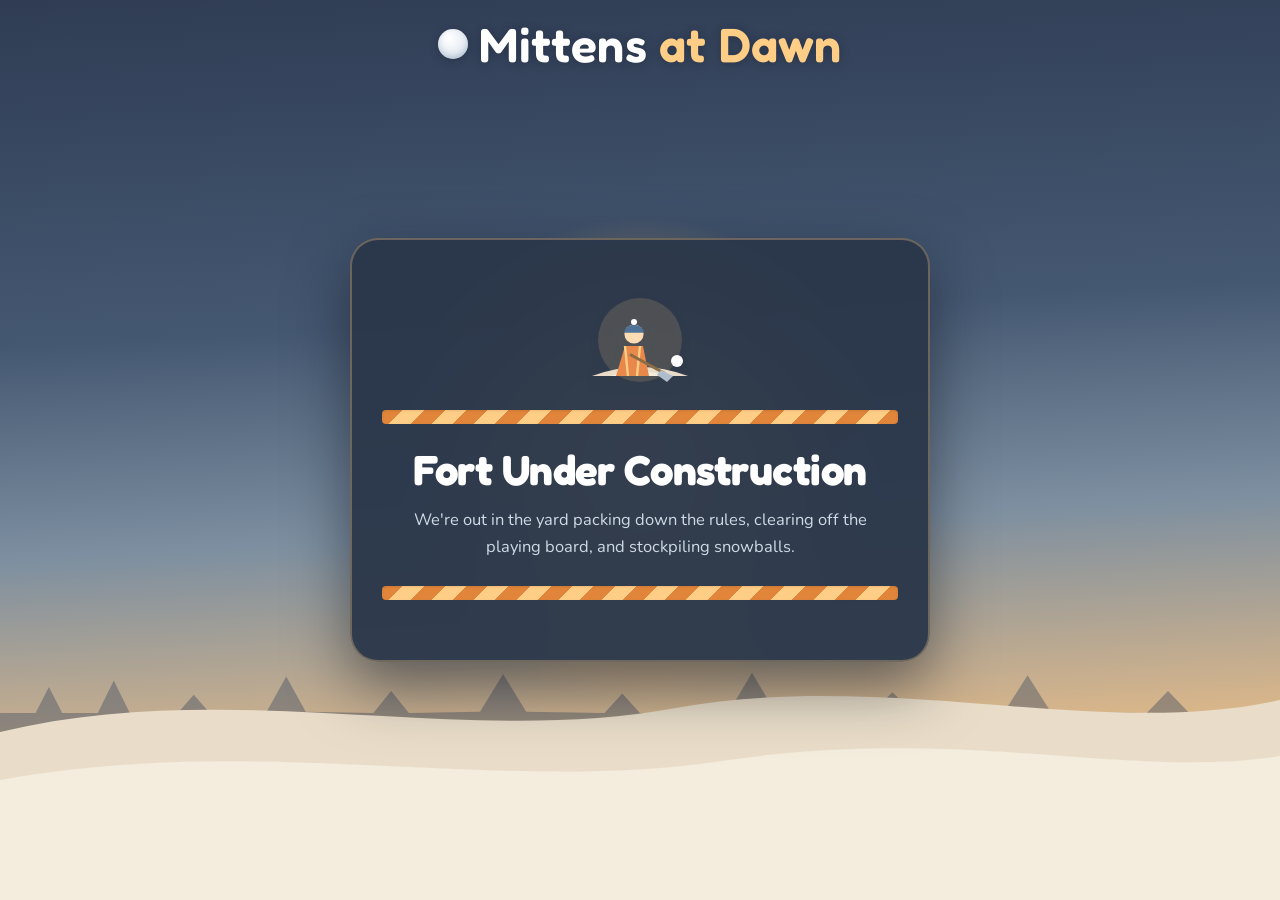
<file: index.html>
<!doctype html>
<html lang="en">
  <head>
    <meta charset="UTF-8" />
    <meta name="viewport" content="width=device-width, initial-scale=1.0" />
    <title>Mittens at Dawn — Under Construction</title>
    <link rel="stylesheet" href="style.css" />
  </head>
  <body>
    <!-- Minimal Brand Header -->
    <nav class="navbar">
      <div class="nav-logo">
        <div class="logo-sphere"></div>
        <span class="logo-text">Mittens <span class="highlight">at Dawn</span></span>
      </div>
    </nav>

    <!-- ====== MAIN UNDER CONSTRUCTION CONTAINER ====== -->
    <main class="construction-container">
      <!-- 90s Inspired Animated Vector Shovel Worker -->
      <div class="worker-graphic-wrapper">
        <svg class="shovel-worker-svg" viewBox="0 0 200 200" xmlns="http://www.w3.org/2000/svg">
          <circle cx="100" cy="100" r="70" fill="rgba(255, 206, 134, 0.15)" />

          <path d="M 20 160 Q 100 130 180 160 Z" fill="#e9ddc9" />
          <path d="M 50 160 Q 100 145 150 160 Z" fill="#f4ecdd" />

          <g class="worker-body-idle">
            <path d="M 60 160 L 75 110 L 105 110 L 115 160 Z" fill="#e8884a" />
            <path d="M 75 110 L 80 160 M 100 110 L 95 160" stroke="#ffce86" stroke-width="4" />
            <circle cx="90" cy="90" r="16" fill="#fddcb4" />
            <path d="M 74 88 C 74 70 106 70 106 88 Z" fill="#4f7398" />
            <circle cx="90" cy="70" r="5" fill="#fff" />
          </g>

          <g class="worker-arm-dig">
            <g class="shovel-tool">
              <line
                x1="85"
                y1="125"
                x2="140"
                y2="155"
                stroke="#8a6c45"
                stroke-width="5"
                stroke-linecap="round" />
              <path d="M 135 150 L 155 160 L 145 170 L 128 158 Z" fill="#aebccb" />
            </g>
          </g>
        </svg>

        <div class="snowball-x-axis">
          <span class="snowball-y-axis"></span>
        </div>
      </div>

      <!-- Retro-style Warning Barrier Stripes with cozy colors -->
      <div class="hazard-stripes"></div>

      <!-- Alert Text Group -->
      <div class="alert-content">
        <h1 class="construction-title">Fort Under Construction</h1>
        <p class="construction-text">
          We're out in the yard packing down the rules, clearing off the playing board, and
          stockpiling snowballs.
        </p>

        <!-- 90s Style Web Counter Concept -->
        <div class="counter-box">
          <span class="counter-label">SNOWDAYS UNTIL LAUNCH:</span>
          <div class="counter-digits"><span>0</span><span>0</span><span>4</span><span>2</span></div>
        </div>

        <!-- Clean Email Signup Placeholder for GitHub Pages -->
        <div class="signup-zone">
          <p class="signup-hint">Want a heads up when the recess bell rings?</p>
          <form
            class="signup-form"
            onsubmit="
              event.preventDefault();
              alert('Thanks for bundling up! We will let you know when we launch.');
            ">
            <input
              type="email"
              placeholder="Enter your email address..."
              required
              class="signup-input" />
            <button type="submit" class="btn-primary">Get Notified</button>
          </form>
        </div>
      </div>

      <div class="hazard-stripes"></div>
    </main>

    <!-- ====== BACKGROUND SYSTEM ====== -->
    <div class="hero-sun-glow"></div>

    <svg viewBox="0 0 1440 200" preserveAspectRatio="none" class="horizon-treeline">
      <path
        d="M0,200 L0,120 L40,120 L55,80 L70,120 L110,120 L128,70 L146,120 L200,120 L218,92 L236,120 L300,118 L322,64 L344,118 L420,120 L440,86 L460,120 L540,118 L566,60 L592,118 L680,120 L700,90 L720,120 L820,118 L846,58 L872,118 L980,120 L1004,88 L1028,120 L1130,118 L1156,62 L1182,118 L1290,120 L1314,86 L1338,120 L1440,120 L1440,200 Z"
        fill="#3a4860"></path>
    </svg>

    <svg viewBox="0 0 1440 360" preserveAspectRatio="none" class="horizon-snow-bg">
      <path
        d="M0,150 C 260,80 520,170 760,120 C 1000,72 1240,160 1440,110 L1440,360 L0,360 Z"
        fill="#e9ddc9"></path>
      <path
        d="M0,210 C 300,150 560,230 820,185 C 1080,142 1280,210 1440,180 L1440,360 L0,360 Z"
        fill="#f4ecdd"></path>
    </svg>

    <div id="snow-layer"></div>

    <script src="script.js"></script>
  </body>
</html>
</file>
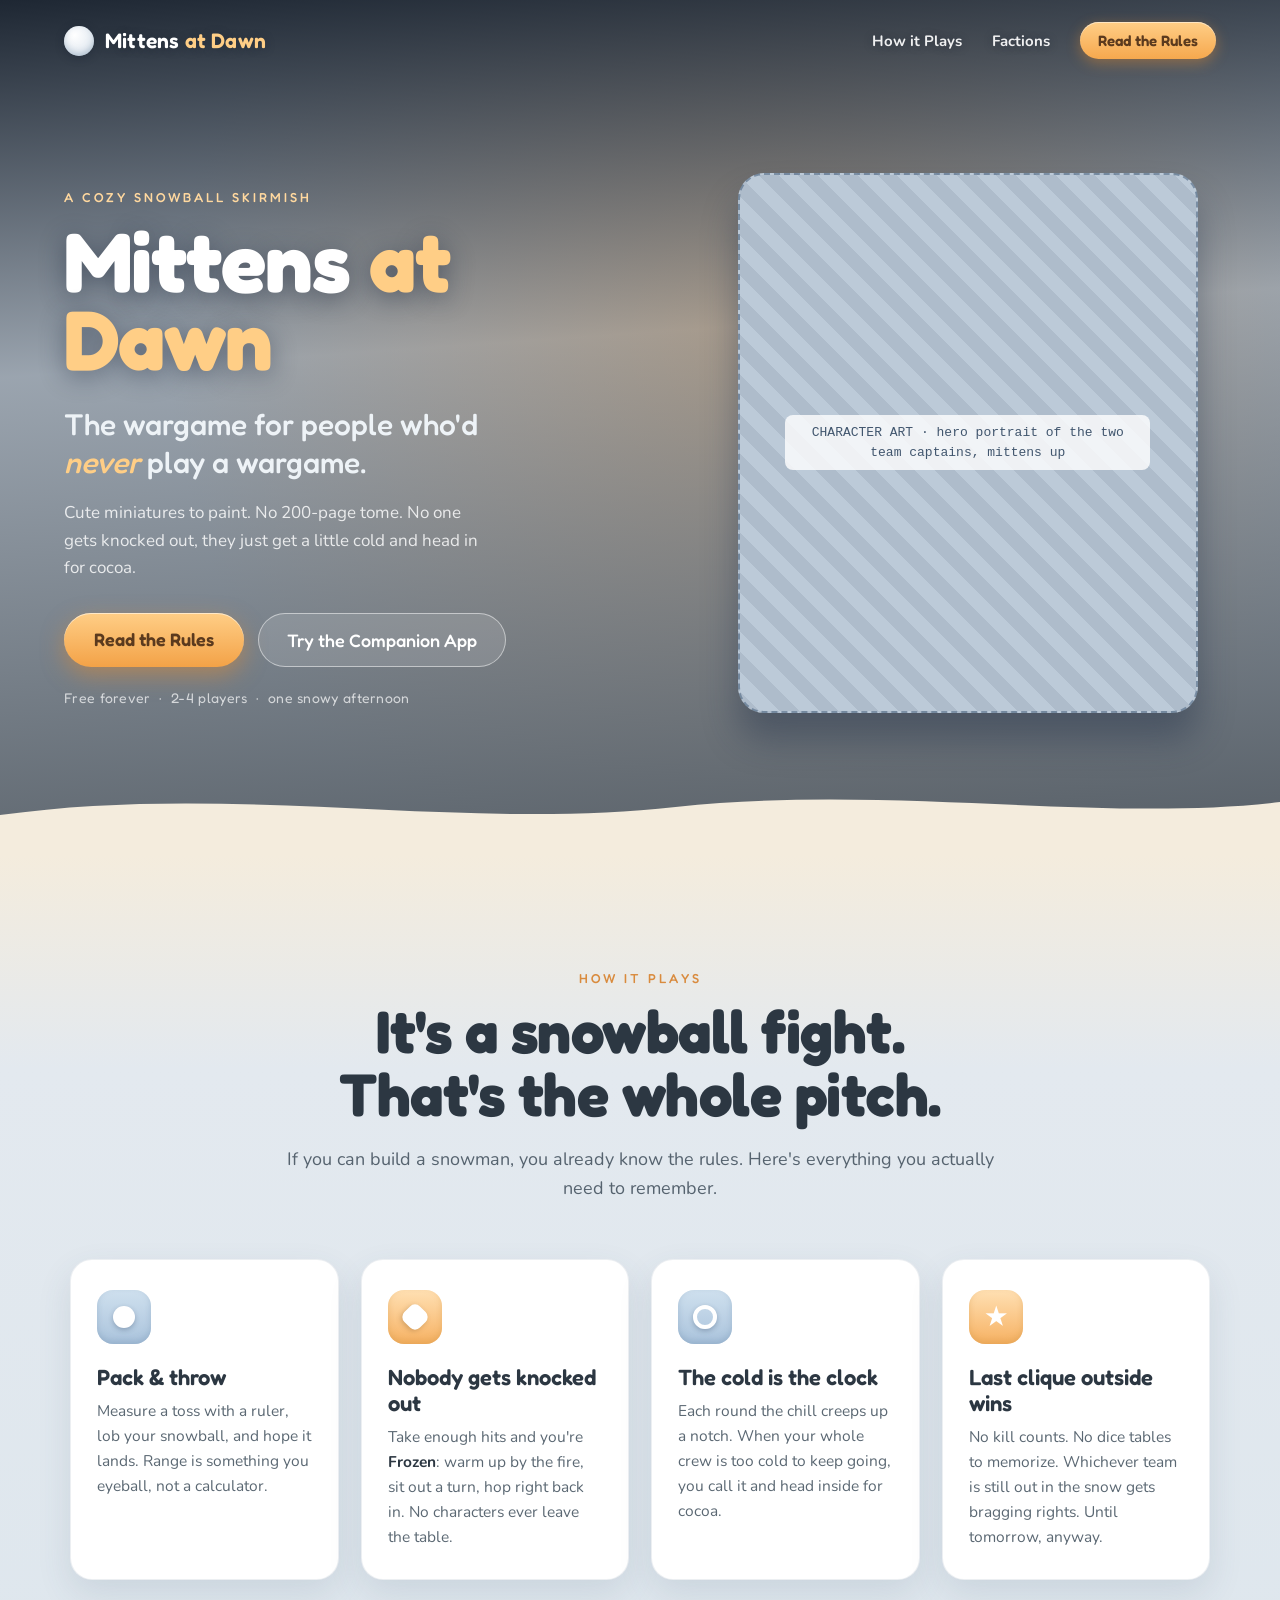
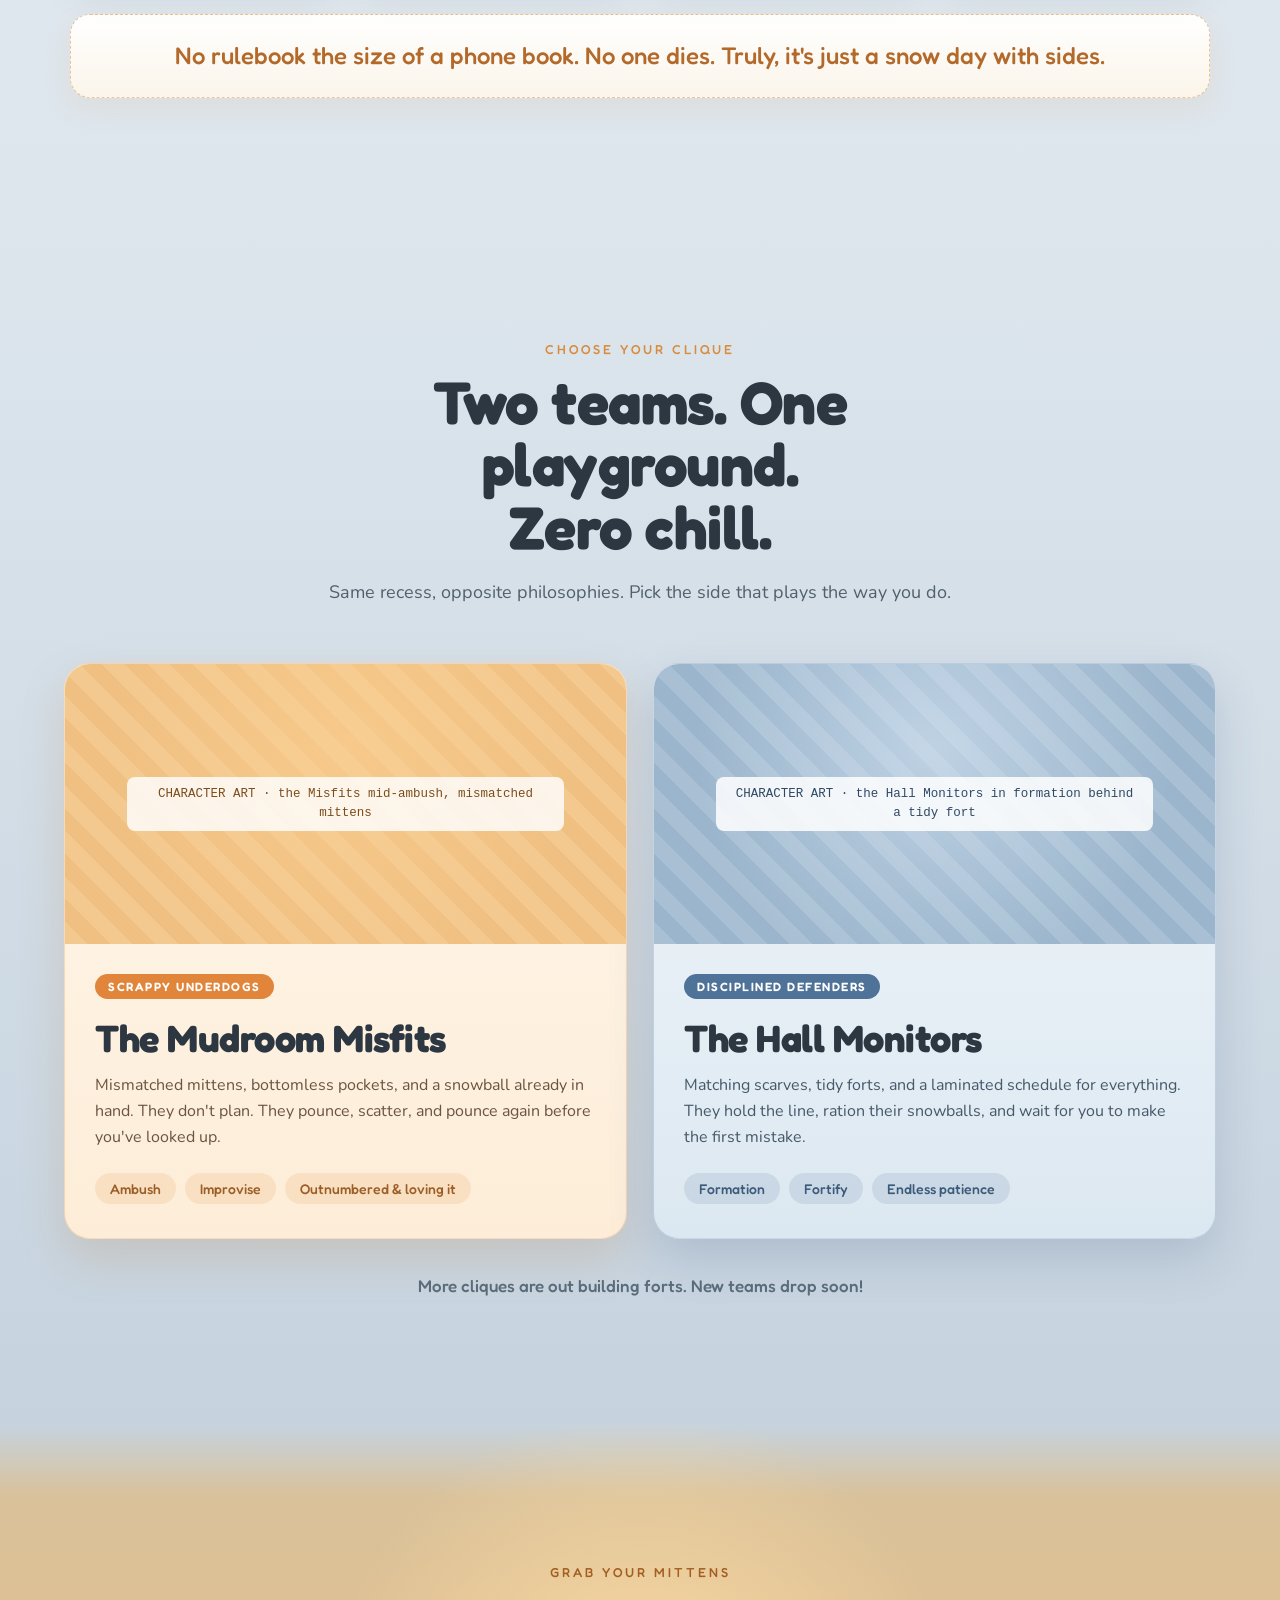
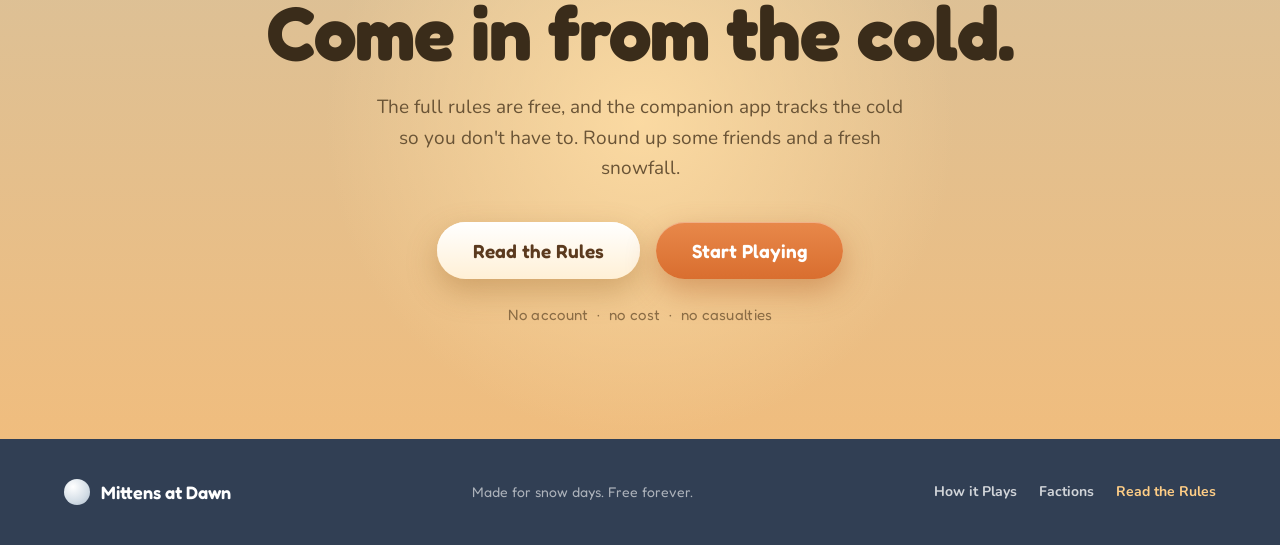
<file: full-site/index.html>
<!doctype html>
<html lang="en">
  <head>
    <meta charset="UTF-8" />
    <meta name="viewport" content="width=device-width, initial-scale=1.0" />
    <title>Mittens at Dawn - A Cozy Snowball Skirmish</title>
    <link rel="stylesheet" href="style.css" />
  </head>
  <body>
    <nav class="navbar">
      <div class="nav-logo">
        <div class="logo-sphere"></div>
        <span class="logo-text">Mittens <span class="highlight">at Dawn</span></span>
      </div>
      <div class="nav-links">
        <a href="#play">How it Plays</a>
        <a href="#factions">Factions</a>
        <a href="#start" class="btn-nav">Read the Rules</a>
      </div>
    </nav>

    <header class="hero-section">
      <div class="hero-grid">
        <div class="hero-left">
          <div class="section-badge">A Cozy Snowball Skirmish</div>
          <h1 class="hero-title">Mittens <span class="highlight">at Dawn</span></h1>
          <p class="hero-tagline">
            The wargame for people who'd <em class="italic-highlight">never</em> play a wargame.
          </p>
          <p class="hero-description">
            Cute miniatures to paint. No 200-page tome. No one gets knocked out, they just get a
            little cold and head in for cocoa.
          </p>
          <div class="hero-cta-group">
            <a href="#start" class="btn-primary">Read the Rules</a>
            <a href="#start" class="btn-secondary">Try the Companion App</a>
          </div>
          <p class="hero-meta">
            Free forever &nbsp;·&nbsp; 2-4 players &nbsp;·&nbsp; one snowy afternoon
          </p>
        </div>
        <div class="hero-right">
          <div class="art-placeholder-box hero-art">
            <span class="art-label"
              >CHARACTER ART · hero portrait of the two team captains, mittens up</span
            >
          </div>
        </div>
      </div>

      <div id="snow-layer"></div>

      <div class="hero-sun-glow"></div>
      <svg viewBox="0 0 1440 110" preserveAspectRatio="none" class="snowbank-divider">
        <path
          d="M0,60 C 260,20 520,80 760,50 C 1000,22 1240,70 1440,44 L1440,110 L0,110 Z"
          fill="#f4ecdd"></path>
      </svg>
    </header>

    <section id="play" class="plays-section">
      <div class="container">
        <div class="section-header">
          <div class="section-badge-orange">How it Plays</div>
          <h2 class="section-title">It's a snowball fight.<br />That's the whole pitch.</h2>
          <p class="section-subtitle">
            If you can build a snowman, you already know the rules. Here's everything you actually
            need to remember.
          </p>
        </div>

        <div class="cards-grid">
          <div class="feature-card">
            <div class="card-icon icon-blue">
              <div class="icon-circle"></div>
            </div>
            <h3 class="card-title">Pack &amp; throw</h3>
            <p class="card-text">
              Measure a toss with a ruler, lob your snowball, and hope it lands. Range is something
              you eyeball, not a calculator.
            </p>
          </div>
          <div class="feature-card">
            <div class="card-icon icon-orange">
              <div class="icon-diamond"></div>
            </div>
            <h3 class="card-title">Nobody gets knocked out</h3>
            <p class="card-text">
              Take enough hits and you're <strong>Frozen</strong>: warm up by the fire, sit out a
              turn, hop right back in. No characters ever leave the table.
            </p>
          </div>
          <div class="feature-card">
            <div class="card-icon icon-blue">
              <div class="icon-ring"></div>
            </div>
            <h3 class="card-title">The cold is the clock</h3>
            <p class="card-text">
              Each round the chill creeps up a notch. When your whole crew is too cold to keep
              going, you call it and head inside for cocoa.
            </p>
          </div>
          <div class="feature-card">
            <div class="card-icon icon-orange">
              <div class="icon-star">★</div>
            </div>
            <h3 class="card-title">Last clique outside wins</h3>
            <p class="card-text">
              No kill counts. No dice tables to memorize. Whichever team is still out in the snow
              gets bragging rights. Until tomorrow, anyway.
            </p>
          </div>
        </div>

        <div class="pitch-banner">
          <p class="banner-text">
            No rulebook the size of a phone book. No one dies. Truly, it's just a snow day with
            sides.
          </p>
        </div>
      </div>
    </section>

    <section id="factions" class="factions-section">
      <div class="container">
        <div class="section-header">
          <div class="section-badge-orange">Choose your Clique</div>
          <h2 class="section-title">Two teams. One playground.<br />Zero chill.</h2>
          <p class="section-subtitle">
            Same recess, opposite philosophies. Pick the side that plays the way you do.
          </p>
        </div>

        <div class="factions-grid">
          <div class="faction-card variant-misfits">
            <div class="faction-art pattern-misfits">
              <div class="faction-glow"></div>
              <span class="art-label color-misfits"
                >CHARACTER ART · the Misfits mid-ambush, mismatched mittens</span
              >
            </div>
            <div class="faction-content">
              <div class="faction-badge badge-misfits">Scrappy Underdogs</div>
              <h3 class="faction-title">The Mudroom Misfits</h3>
              <p class="faction-text">
                Mismatched mittens, bottomless pockets, and a snowball already in hand. They don't
                plan. They pounce, scatter, and pounce again before you've looked up.
              </p>
              <div class="tag-group">
                <span class="tag tag-misfits">Ambush</span>
                <span class="tag tag-misfits">Improvise</span>
                <span class="tag tag-misfits">Outnumbered &amp; loving it</span>
              </div>
            </div>
          </div>

          <div class="faction-card variant-monitors">
            <div class="faction-art pattern-monitors">
              <div class="faction-glow"></div>
              <span class="art-label color-monitors"
                >CHARACTER ART · the Hall Monitors in formation behind a tidy fort</span
              >
            </div>
            <div class="faction-content">
              <div class="faction-badge badge-monitors">Disciplined Defenders</div>
              <h3 class="faction-title">The Hall Monitors</h3>
              <p class="faction-text">
                Matching scarves, tidy forts, and a laminated schedule for everything. They hold the
                line, ration their snowballs, and wait for you to make the first mistake.
              </p>
              <div class="tag-group">
                <span class="tag tag-monitors">Formation</span>
                <span class="tag tag-monitors">Fortify</span>
                <span class="tag tag-monitors">Endless patience</span>
              </div>
            </div>
          </div>
        </div>

        <p class="factions-footer-note">
          More cliques are out building forts. New teams drop soon!
        </p>
      </div>
    </section>

    <section id="start" class="cta-section">
      <div class="cta-glow"></div>
      <div class="cta-container">
        <div class="section-badge-brown">Grab your mittens</div>
        <h2 class="cta-title">Come in from the cold.</h2>
        <p class="cta-text">
          The full rules are free, and the companion app tracks the cold so you don't have to. Round
          up some friends and a fresh snowfall.
        </p>
        <div class="cta-btn-group">
          <a href="#start" class="btn-cta-white">Read the Rules</a>
          <a href="#start" class="btn-cta-orange">Start Playing</a>
        </div>
        <p class="cta-meta">No account &nbsp;·&nbsp; no cost &nbsp;·&nbsp; no casualties</p>
      </div>
    </section>

    <footer class="main-footer">
      <div class="footer-logo">
        <div class="footer-sphere"></div>
        <span class="footer-title">Mittens at Dawn</span>
      </div>
      <p class="footer-copyright">Made for snow days. Free forever.</p>
      <div class="footer-links">
        <a href="#play">How it Plays</a>
        <a href="#factions">Factions</a>
        <a href="#start" class="footer-highlight-link">Read the Rules</a>
      </div>
    </footer>

    <script src="script.js"></script>
  </body>
</html>
</file>
<file: style.css>
@import url("https://fonts.googleapis.com/css2?family=Fredoka:wght@400;500;600;700&family=Nunito:wght@400;600;700;800&display=swap");

/* --- GLOBAL STYLES & RESET --- */
* {
  box-sizing: border-box;
  margin: 0;
  padding: 0;
}
body {
  font-family: "Nunito", sans-serif;
  color: #2c3742;
  background: linear-gradient(
    177deg,
    #2f3c54 0%,
    #455872 36%,
    #7d8fa0 58%,
    #d9b68a 80%,
    #f3b873 92%,
    #f9cd92 100%
  );
  min-height: 100vh;
  display: flex;
  flex-direction: column;
  overflow-x: hidden;
}

/* --- BRAND HEADER --- */
.navbar {
  position: absolute;
  top: 0;
  left: 0;
  right: 0;
  z-index: 30;
  display: flex;
  align-items: center;
  justify-content: center;
  padding: 15px 20px;
}
.nav-logo {
  display: flex;
  align-items: center;
  gap: 11px;
}
.logo-sphere {
  width: 30px;
  height: 30px;
  border-radius: 50%;
  background: radial-gradient(circle at 35% 30%, #ffffff, #e8eef4 60%, #c3d0db);
  box-shadow:
    0 2px 8px rgba(20, 30, 45, 0.35),
    inset 0 -3px 6px rgba(150, 170, 190, 0.5);
}
.logo-text {
  font-family: "Fredoka", sans-serif;
  font-weight: 600;
  font-size: 3em;
  color: #fff;
  letter-spacing: 0.2px;
  text-shadow: 0 1px 10px rgba(20, 30, 45, 0.4);
}

.highlight {
  color: #ffce86;
}

/* --- CONSTRUCTION BOX PANEL --- */
.construction-container {
  position: relative;
  z-index: 10;
  background: rgba(43, 56, 74, 0.96); /* Deep dark slate blue */
  border: 2px solid rgba(255, 206, 134, 0.3); /* Soft gold glowing border */
  border-radius: 28px;
  max-width: 580px;
  width: 90%;
  margin: auto;
  padding: 40px 30px;
  text-align: center;
  box-shadow: 0 24px 60px rgba(10, 15, 25, 0.5);
}

/* Cozy Retro Hazard Stripe Borders */
.hazard-stripes {
  height: 14px;
  width: 100%;
  margin: 20px 0;
  border-radius: 4px;
  background: repeating-linear-gradient(-45deg, #e1853a, #e1853a 15px, #ffce86 15px, #ffce86 30px);
  box-shadow: inset 0 1px 3px rgba(0, 0, 0, 0.1);
}

.construction-title {
  font-family: "Fredoka", sans-serif;
  font-weight: 700;
  font-size: clamp(28px, 4.5vw, 42px);
  color: #ffffff;
  margin: 16px 0 12px;
  letter-spacing: -0.5px;
}

.construction-text {
  font-size: 16.5px;
  color: #cedae5;
  line-height: 1.6;
  max-width: 460px;
  margin: 0 auto 26px;
}

/* --- 90S DIGIT COUNTER BOX --- */
.counter-box {
  background: #313f54;
  padding: 14px 20px;
  border-radius: 14px;
  display: none;
  flex-direction: column;
  align-items: center;
  gap: 8px;
  box-shadow: inset 0 2px 8px rgba(0, 0, 0, 0.4);
  margin-bottom: 28px;
}
.counter-label {
  font-family: "Fredoka", sans-serif;
  font-size: 12px;
  color: #ffce86;
  letter-spacing: 1.5px;
  font-weight: 600;
}
.counter-digits {
  display: flex;
  gap: 4px;
}
.counter-digits span {
  font-family: ui-monospace, "SF Mono", Menlo, monospace;
  font-weight: 800;
  font-size: 22px;
  background: #1e2735;
  color: #e1853a;
  padding: 4px 10px;
  border-radius: 6px;
  border: 1px solid rgba(255, 255, 255, 0.05);
  text-shadow: 0 0 6px rgba(225, 133, 58, 0.6);
}

/* --- EMAIL CAPTURE ZONE --- */

.signup-zone {
  display: none;
}
.signup-hint {
  font-family: "Fredoka", sans-serif;
  font-weight: 500;
  font-size: 15px;
  color: #ffce86;
  margin-bottom: 12px;
}
.signup-form {
  display: flex;
  flex-direction: column;
  gap: 10px;
  max-width: 420px;
  margin: 0 auto;
}
.signup-input {
  font-family: "Nunito", sans-serif;
  font-size: 15px;
  padding: 14px 20px;
  border-radius: 999px;
  border: 1.5px solid rgba(90, 120, 155, 0.25);
  background: #fbfbfb;
  color: #2c3742;
  outline: none;
  transition: border-color 0.2s;
}
.signup-input:focus {
  border-color: #e1853a;
  background: #fff;
}

.btn-primary {
  font-family: "Fredoka", sans-serif;
  font-weight: 600;
  font-size: 16px;
  color: #5b3a1e;
  text-decoration: none;
  border: none;
  cursor: pointer;
  background: linear-gradient(180deg, #ffce86, #f3a247);
  padding: 14px 28px;
  border-radius: 999px;
  box-shadow:
    0 6px 16px rgba(225, 140, 50, 0.35),
    inset 0 1px 0 rgba(255, 255, 255, 0.5);
}
.btn-primary:hover {
  background: linear-gradient(180deg, #ffe0b3, #f6b162);
}

@media (min-width: 480px) {
  .signup-form {
    flex-direction: row;
  }
  .signup-input {
    flex: 1;
  }
}

/* ====== STOLEN HERO C ENVIRONMENT GRAPHICS ====== */
.hero-sun-glow {
  position: absolute;
  left: 50%;
  bottom: 20%;
  transform: translateX(-50%);
  width: 520px;
  height: 520px;
  border-radius: 50%;
  background: radial-gradient(
    circle,
    rgba(255, 214, 150, 0.95),
    rgba(255, 190, 120, 0.45) 38%,
    transparent 66%
  );
  animation: glow 7s ease-in-out infinite;
  z-index: 1;
  pointer-events: none;
}
.horizon-treeline {
  position: absolute;
  bottom: 15%;
  left: 0;
  width: 100%;
  height: 130px;
  z-index: 2;
  opacity: 0.4;
  pointer-events: none;
}
.horizon-snow-bg {
  position: absolute;
  bottom: 0;
  left: 0;
  width: 100%;
  height: 32%;
  z-index: 3;
  pointer-events: none;
}
#snow-layer {
  position: absolute;
  inset: 0;
  overflow: hidden;
  pointer-events: none;
  z-index: 4;
}

.snowflake {
  position: absolute;
  top: -14px;
  border-radius: 50%;
  background: #fff;
  filter: blur(0.3px);
  animation: snowfall linear infinite;
}

/* ====== PHYSICS-ACCURATE DECOUPLED ANIMATIONS ====== */
.worker-graphic-wrapper {
  position: relative;
  display: flex;
  justify-content: center;
  margin-bottom: -10px;
}

.shovel-worker-svg {
  width: 120px;
  height: 120px;
  filter: drop-shadow(0 4px 8px rgba(40, 55, 75, 0.12));
}

/* Worker Body: Ambient, slow breathing rhythm */
.worker-body-idle {
  transform-origin: 90px 160px;
  animation: bodyBreathe 4.5s ease-in-out infinite;
}

/* Shovel Arm: Snappy independent digging pattern */
.worker-arm-dig {
  transform-origin: 85px 125px;
  animation: armDigLoop 2.5s cubic-bezier(0.4, 0, 0.3, 1) infinite;
}

/* 1. HORIZONTAL TRACK: Moves left-to-right at a perfectly steady speed */
.snowball-x-axis {
  position: absolute;
  left: 56%;
  top: 75px;
  pointer-events: none;
  z-index: 15;

  /* Synchronized to the shovel, running a linear path */
  animation: throwX 2.5s linear infinite;
}

/* 2. VERTICAL TRACK: Holds the actual snowball visual, handling gravity bounce */
.snowball-y-axis {
  display: block;
  width: 12px;
  height: 12px;
  background: #ffffff;
  border-radius: 50%;
  box-shadow: 0 2px 4px rgba(40, 55, 75, 0.15);

  /* Running custom gravity eases for a true rounded launch and drop */
  animation: throwY 2.5s linear infinite;
}

/* --- SEPARATED PHYSICS KEYFRAMES --- */

/* X-Axis: Hidden, then slides right smoothly, then hides again */
@keyframes throwX {
  0%,
  40% {
    transform: translateX(0);
    opacity: 0;
  }
  42% {
    opacity: 1;
  }
  80% {
    transform: translateX(90px);
    opacity: 1;
  }
  81%,
  100% {
    transform: translateX(90px);
    opacity: 0;
  }
}

/* Y-Axis: Rises up with ease-out (slowing down), falls down with ease-in (speeding up) */
@keyframes throwY {
  0%,
  40% {
    transform: translateY(0) scale(0.7);
  }

  /* Launch point to Apex (Upward Flight) */
  42% {
    transform: translateY(0) scale(1);
    animation-timing-function: cubic-bezier(0.25, 0.46, 0.45, 0.94); /* Smooth ease-out */
  }

  /* Peak point: Notice there's no sharp corner here, it floats horizontally */
  61% {
    transform: translateY(-50px) scale(1.1);
    animation-timing-function: cubic-bezier(0.55, 0.085, 0.68, 0.53); /* Smooth ease-in */
  }

  /* Impact point on ground */
  80% {
    transform: translateY(12px) scale(0.8);
  }
  100% {
    transform: translateY(12px) scale(0.8);
  }
}

/* Ambient environment loops */
@keyframes bodyBreathe {
  0%,
  100% {
    transform: scaleY(1);
  }
  50% {
    transform: scaleY(0.97) translateY(1px);
  }
}
@keyframes armDigLoop {
  0%,
  100% {
    transform: rotate(0deg);
  }
  25% {
    transform: rotate(14deg) translateY(-1px);
  }
  40% {
    transform: rotate(-22deg) translateX(-2px);
  }
  65%,
  85% {
    transform: rotate(0deg);
  }
}

@keyframes snowfall {
  0% {
    transform: translateY(0) translateX(0);
  }
  100% {
    transform: translateY(105vh) translateX(var(--drift, 20px));
  }
}
@keyframes glow {
  0%,
  100% {
    opacity: 0.55;
  }
  50% {
    opacity: 0.9;
  }
}
</file>
<file: full-site/style.css>
@import url("https://fonts.googleapis.com/css2?family=Fredoka:wght@400;500;600;700&family=Nunito:ital,wght@0,400;0,600;0,700;0,800;1,600&display=swap");

/* --- GLOBAL STYLES & RESET --- */
* {
  box-sizing: border-box;
  margin: 0;
  padding: 0;
}
html {
  scroll-behavior: smooth;
}
body {
  font-family: "Nunito", sans-serif;
  color: #2c3742;
  background: #d7e0e8;
  overflow-x: hidden;
}
a,
nav span {
  white-space: nowrap;
}

/* --- TYPOGRAPHY UTILITIES --- */
.section-badge {
  display: inline-block;
  font-family: "Fredoka", sans-serif;
  font-weight: 500;
  font-size: 13px;
  letter-spacing: 3px;
  color: #ffd89f;
  text-transform: uppercase;
  margin-bottom: 18px;
}
.section-badge-orange {
  font-family: "Fredoka", sans-serif;
  font-weight: 500;
  font-size: 13px;
  letter-spacing: 3px;
  color: #d98b3e;
  text-transform: uppercase;
}
.section-badge-brown {
  font-family: "Fredoka", sans-serif;
  font-weight: 500;
  font-size: 13px;
  letter-spacing: 3px;
  color: #a35f22;
  text-transform: uppercase;
}

/* --- BUTTONS --- */
.btn-nav {
  font-family: "Fredoka", sans-serif;
  font-weight: 600;
  font-size: 15px;
  color: #5b3a1e;
  text-decoration: none;
  background: linear-gradient(180deg, #ffce86, #f6a84e);
  padding: 9px 18px;
  border-radius: 999px;
  box-shadow:
    0 4px 14px rgba(225, 140, 50, 0.45),
    inset 0 1px 0 rgba(255, 255, 255, 0.5);
}
.btn-primary {
  font-family: "Fredoka", sans-serif;
  font-weight: 600;
  font-size: 18px;
  color: #5b3a1e;
  text-decoration: none;
  background: linear-gradient(180deg, #ffce86, #f3a247);
  padding: 15px 30px;
  border-radius: 999px;
  box-shadow:
    0 8px 22px rgba(225, 140, 50, 0.5),
    inset 0 1px 0 rgba(255, 255, 255, 0.55);
}
.btn-secondary {
  font-family: "Fredoka", sans-serif;
  font-weight: 500;
  font-size: 18px;
  color: #fff;
  text-decoration: none;
  background: rgba(255, 255, 255, 0.12);
  border: 1.5px solid rgba(255, 255, 255, 0.5);
  padding: 15px 28px;
  border-radius: 999px;
}

/* --- NAVIGATION HEADER --- */
.navbar {
  position: absolute;
  top: 0;
  left: 0;
  right: 0;
  z-index: 30;
  display: flex;
  align-items: center;
  justify-content: space-between;
  padding: 22px clamp(20px, 5vw, 64px);
}
.nav-logo {
  display: flex;
  align-items: center;
  gap: 11px;
}
.logo-sphere {
  width: 30px;
  height: 30px;
  border-radius: 50%;
  background: radial-gradient(circle at 35% 30%, #ffffff, #e8eef4 60%, #c3d0db);
  box-shadow:
    0 2px 8px rgba(20, 30, 45, 0.35),
    inset 0 -3px 6px rgba(150, 170, 190, 0.5);
}
.logo-text {
  font-family: "Fredoka", sans-serif;
  font-weight: 600;
  font-size: 21px;
  color: #fff;
  letter-spacing: 0.2px;
  text-shadow: 0 1px 10px rgba(20, 30, 45, 0.4);
}
.nav-links {
  display: flex;
  align-items: center;
  gap: clamp(14px, 2.5vw, 30px);
}
.nav-links a:not(.btn-nav) {
  font-weight: 700;
  font-size: 15px;
  color: rgba(255, 255, 255, 0.92);
  text-decoration: none;
  text-shadow: 0 1px 8px rgba(20, 30, 45, 0.4);
}

/* --- HERO COMPONENT --- */
.hero-section {
  position: relative;
  min-height: clamp(700px, 95vh, 1010px);
  background: linear-gradient(176deg, #1e2733 0%, rgba(51, 62, 77, 0.37) 40%, #565e66 100%);
  overflow: hidden;
}
.hero-grid {
  display: grid;
  grid-template-columns: 1.05fr 1fr;
  min-height: clamp(700px, 95vh, 1010px);
}
.hero-left {
  position: relative;
  z-index: 6;
  display: flex;
  flex-direction: column;
  justify-content: center;
  padding: 100px clamp(28px, 5vw, 76px) 60px;
  align-items: flex-start;
}
.hero-title {
  font-family: "Fredoka", sans-serif;
  font-weight: 700;
  font-size: clamp(48px, 6.6vw, 104px);
  line-height: 0.92;
  color: #fff;
  letter-spacing: -1px;
  text-shadow: 0 5px 26px rgba(25, 35, 55, 0.45);
}
.highlight {
  color: #ffce86;
}
.hero-tagline {
  font-family: "Fredoka", sans-serif;
  font-weight: 500;
  font-size: clamp(20px, 2.4vw, 30px);
  color: #eef3f7;
  margin: 26px 0 0;
  max-width: 460px;
  line-height: 1.28;
}
.hero-tagline .italic-highlight {
  font-style: italic;
  color: #ffce86;
}
.hero-description {
  font-size: 17px;
  color: rgba(255, 255, 255, 0.82);
  max-width: 430px;
  margin: 18px 0 0;
  line-height: 1.6;
}
.hero-cta-group {
  display: flex;
  flex-wrap: wrap;
  gap: 14px;
  margin-top: 32px;
}
.hero-meta {
  font-family: "Fredoka", sans-serif;
  font-size: 14px;
  color: rgba(255, 255, 255, 0.7);
  margin-top: 22px;
  letter-spacing: 0.3px;
}
.hero-right {
  position: relative;
  z-index: 6;
  display: flex;
  align-items: center;
  justify-content: center;
  padding: 90px clamp(20px, 4vw, 60px) 60px;
}
.hero-sun-glow {
  position: absolute;
  inset: 0% 0% 0% 0%;
  background: radial-gradient(circle at 60% 40%, rgba(255, 190, 115, 0.5), transparent 65%);
  z-index: -1;
}

/* --- ART PLACEHOLDERS --- */
.art-placeholder-box {
  width: 100%;
  border-radius: 26px;
  display: flex;
  align-items: center;
  justify-content: center;
  box-shadow: 0 26px 35px rgba(30, 45, 70, 0.4);
}
.hero-art {
  max-width: 460px;
  height: 540px;
  background: repeating-linear-gradient(45deg, #aebccb 0 14px, #bccad8 14px 28px);
  border: 2px dashed rgba(70, 95, 125, 0.55);
}
.art-label {
  font-family: ui-monospace, "SF Mono", Menlo, monospace;
  font-size: 13px;
  padding: 8px 14px;
  border-radius: 8px;
  max-width: 80%;
  text-align: center;
  line-height: 1.5;
}
.hero-art .art-label {
  color: #41566e;
  background: rgba(255, 255, 255, 0.8);
}

.snowbank-divider {
  position: absolute;
  bottom: -1px;
  left: 0;
  width: 100%;
  height: 90px;
  z-index: 5; /* Foremost element overlaying the next page section transition */
}

#snow-layer {
  position: absolute;
  inset: 0;
  overflow: hidden;
  pointer-events: none;
  z-index: 4; /* Snow falls over the trees, but slightly behind primary grid text content tags */
}

/* --- CONTAINER & SHARED SECTION SCHEMES --- */
.container {
  max-width: 1140px;
  margin: 0 auto;
}
.section-header {
  text-align: center;
  max-width: 720px;
  margin: 0 auto;
}
.section-title {
  font-family: "Fredoka", sans-serif;
  font-weight: 700;
  font-size: clamp(34px, 5.2vw, 60px);
  line-height: 1.04;
  color: #2c3742;
  margin: 14px 0 0;
  letter-spacing: -0.5px;
}
.section-subtitle {
  font-size: 18px;
  color: #56636f;
  line-height: 1.6;
  margin: 20px 0 0;
}

/* --- SECTION: HOW IT PLAYS --- */
.plays-section {
  position: relative;
  background: linear-gradient(180deg, #f4ecdd 0%, #e3e9ef 22%, #dde6ed 100%);
  padding: clamp(70px, 9vw, 120px) clamp(20px, 5vw, 64px) clamp(80px, 10vw, 130px);
}
.cards-grid {
  display: grid;
  grid-template-columns: repeat(auto-fit, minmax(248px, 1fr));
  gap: 22px;
  margin-top: 56px;
}
.feature-card {
  background: #fff;
  border-radius: 22px;
  padding: 30px 26px;
  box-shadow: 0 14px 34px rgba(60, 80, 110, 0.12);
  border: 1px solid rgba(120, 140, 165, 0.14);
}
.card-icon {
  width: 54px;
  height: 54px;
  border-radius: 16px;
  display: flex;
  align-items: center;
  justify-content: center;
}
.icon-blue {
  background: linear-gradient(180deg, #cfe0ee, #aac3dc);
  box-shadow: inset 0 -3px 6px rgba(120, 150, 180, 0.4);
}
.icon-orange {
  background: linear-gradient(180deg, #ffe0b3, #f6b162);
  box-shadow: inset 0 -3px 6px rgba(210, 150, 70, 0.4);
}
.icon-circle {
  width: 22px;
  height: 22px;
  border-radius: 50%;
  background: #fff;
  box-shadow: 0 2px 5px rgba(40, 60, 90, 0.3);
}
.icon-diamond {
  width: 22px;
  height: 22px;
  border-radius: 7px;
  background: #fff;
  transform: rotate(45deg);
  box-shadow: 0 2px 5px rgba(120, 80, 30, 0.3);
}
.icon-ring {
  width: 24px;
  height: 24px;
  border-radius: 50%;
  border: 4px solid #fff;
  box-shadow: 0 2px 5px rgba(40, 60, 90, 0.3);
}
.icon-star {
  font-family: "Fredoka", sans-serif;
  font-weight: 700;
  color: #fff;
  font-size: 24px;
}

.card-title {
  font-family: "Fredoka", sans-serif;
  font-weight: 600;
  font-size: 22px;
  color: #2c3742;
  margin: 20px 0 8px;
}
.card-text {
  font-size: 15.5px;
  color: #5b6873;
  line-height: 1.62;
  margin: 0;
}
.card-text strong {
  color: #2c3742;
}

.pitch-banner {
  margin-top: 34px;
  background: linear-gradient(180deg, #ffffff, #fbf5ea);
  border: 1.5px dashed rgba(214, 140, 62, 0.5);
  border-radius: 20px;
  padding: 24px 30px;
  text-align: center;
  box-shadow: 0 10px 28px rgba(214, 140, 62, 0.1);
}
.banner-text {
  font-family: "Fredoka", sans-serif;
  font-weight: 500;
  font-size: clamp(18px, 2.3vw, 24px);
  color: #b3692a;
  margin: 0;
  line-height: 1.4;
}

/* --- SECTION: FACTIONS --- */
.factions-section {
  position: relative;
  background: linear-gradient(180deg, #dde6ed 0%, #c6d3df 100%);
  padding: clamp(70px, 9vw, 120px) clamp(20px, 5vw, 64px) clamp(80px, 10vw, 130px);
}
.factions-section .container {
  max-width: 1160px;
}
.factions-section .section-subtitle {
  color: #51606c;
}
.factions-grid {
  display: grid;
  grid-template-columns: repeat(auto-fit, minmax(320px, 1fr));
  gap: 26px;
  margin-top: 56px;
}
.faction-card {
  border-radius: 26px;
  overflow: hidden;
}
.faction-art {
  position: relative;
  height: 280px;
  display: flex;
  align-items: center;
  justify-content: center;
}
.faction-glow {
  position: absolute;
  inset: 0;
}
.faction-art .art-label {
  position: relative;
  font-size: 12.5px;
  max-width: 78%;
}
.faction-content {
  padding: 30px 30px 34px;
}
.faction-badge {
  display: inline-block;
  font-family: "Fredoka", sans-serif;
  font-weight: 600;
  font-size: 12px;
  letter-spacing: 1.5px;
  text-transform: uppercase;
  color: #fff;
  padding: 5px 13px;
  border-radius: 999px;
}
.faction-title {
  font-family: "Fredoka", sans-serif;
  font-weight: 700;
  font-size: clamp(28px, 3.4vw, 38px);
  color: #2c3742;
  margin: 16px 0 0;
  letter-spacing: -0.5px;
}
.faction-text {
  font-size: 16px;
  line-height: 1.62;
  margin: 12px 0 0;
}
.tag-group {
  display: flex;
  flex-wrap: wrap;
  gap: 9px;
  margin-top: 22px;
}
.tag {
  font-family: "Fredoka", sans-serif;
  font-weight: 500;
  font-size: 14px;
  padding: 7px 15px;
  border-radius: 999px;
}

/* Misfits Specific overrides */
.variant-misfits {
  background: linear-gradient(180deg, #fff7ec, #fdedd8);
  border: 1px solid rgba(214, 140, 62, 0.25);
  box-shadow: 0 20px 46px rgba(180, 110, 40, 0.18);
}
.pattern-misfits {
  background: repeating-linear-gradient(45deg, #f3c98f 0 16px, #efc081 16px 32px);
}
.pattern-misfits .faction-glow {
  background: radial-gradient(circle at 50% 30%, rgba(255, 210, 150, 0.5), transparent 70%);
}
.color-misfits {
  color: #7c4d1c;
  background: rgba(255, 255, 255, 0.82);
}
.badge-misfits {
  background: #e1853a;
}
.faction-card.variant-misfits .faction-text {
  color: #6b5440;
}
.tag-misfits {
  color: #9c5e26;
  background: rgba(225, 133, 58, 0.14);
}

/* Monitors Specific overrides */
.variant-monitors {
  background: linear-gradient(180deg, #f3f7fb, #dce8f1);
  border: 1px solid rgba(90, 120, 155, 0.25);
  box-shadow: 0 20px 46px rgba(50, 80, 120, 0.18);
}
.pattern-monitors {
  background: repeating-linear-gradient(45deg, #a9c0d4 0 16px, #9bb5cc 16px 32px);
}
.pattern-monitors .faction-glow {
  background: radial-gradient(circle at 50% 30%, rgba(225, 238, 250, 0.5), transparent 70%);
}
.color-monitors {
  color: #2f4965;
  background: rgba(255, 255, 255, 0.85);
}
.badge-monitors {
  background: #4f7398;
}
.faction-card.variant-monitors .faction-text {
  color: #46586a;
}
.tag-monitors {
  color: #3c5a7a;
  background: rgba(79, 115, 152, 0.14);
}

.factions-footer-note {
  text-align: center;
  font-family: "Fredoka", sans-serif;
  font-weight: 500;
  font-size: 17px;
  color: #5a6b7a;
  margin: 36px 0 0;
}

/* --- SECTION: CTA --- */
.cta-section {
  position: relative;
  overflow: hidden;
  background: linear-gradient(180deg, #c6d3df 0%, #d9c19a 12%, #f0bd7e 100%);
  padding: clamp(80px, 11vw, 150px) clamp(20px, 5vw, 64px) clamp(70px, 9vw, 120px);
}
.cta-glow {
  position: absolute;
  top: -10%;
  left: 50%;
  transform: translateX(-50%);
  width: 720px;
  height: 720px;
  border-radius: 50%;
  background: radial-gradient(circle, rgba(255, 222, 165, 0.85), transparent 62%);
  z-index: 0;
  animation: glow 8s ease-in-out infinite;
}
.cta-container {
  position: relative;
  z-index: 3;
  max-width: 760px;
  margin: 0 auto;
  text-align: center;
}
.cta-title {
  font-family: "Fredoka", sans-serif;
  font-weight: 700;
  font-size: clamp(40px, 6.4vw, 76px);
  line-height: 1;
  color: #3a2c1a;
  margin: 14px 0 0;
  letter-spacing: -1px;
}
.cta-text {
  font-size: 19px;
  color: #6a5436;
  line-height: 1.6;
  margin: 22px auto 0;
  max-width: 540px;
}
.cta-btn-group {
  display: flex;
  flex-wrap: wrap;
  gap: 16px;
  justify-content: center;
  margin-top: 38px;
}
.btn-cta-white {
  font-family: "Fredoka", sans-serif;
  font-weight: 600;
  font-size: 19px;
  color: #5b3a1e;
  text-decoration: none;
  background: linear-gradient(180deg, #ffffff, #fff0d6);
  padding: 17px 36px;
  border-radius: 999px;
  box-shadow:
    0 12px 30px rgba(150, 95, 35, 0.35),
    inset 0 1px 0 rgba(255, 255, 255, 0.8);
}
.btn-cta-orange {
  font-family: "Fredoka", sans-serif;
  font-weight: 600;
  font-size: 19px;
  color: #fff;
  text-decoration: none;
  background: linear-gradient(180deg, #e8884a, #d96e2f);
  padding: 17px 36px;
  border-radius: 999px;
  box-shadow:
    0 12px 30px rgba(180, 95, 40, 0.45),
    inset 0 1px 0 rgba(255, 255, 255, 0.35);
}
.cta-meta {
  font-family: "Fredoka", sans-serif;
  font-size: 15px;
  color: #8a6c45;
  margin-top: 26px;
  letter-spacing: 0.3px;
}

/* --- MAIN FOOTER --- */
.main-footer {
  background: #313f54;
  padding: 40px clamp(20px, 5vw, 64px);
  display: flex;
  flex-wrap: wrap;
  align-items: center;
  justify-content: space-between;
  gap: 18px;
}
.footer-logo {
  display: flex;
  align-items: center;
  gap: 11px;
}
.footer-sphere {
  width: 26px;
  height: 26px;
  border-radius: 50%;
  background: radial-gradient(circle at 35% 30%, #ffffff, #d3dde6 60%, #aebccb);
}
.footer-title {
  font-family: "Fredoka", sans-serif;
  font-weight: 600;
  font-size: 18px;
  color: #fff;
}
.footer-copyright {
  font-family: "Fredoka", sans-serif;
  font-size: 14px;
  color: rgba(255, 255, 255, 0.6);
  margin: 0;
}
.footer-links {
  display: flex;
  gap: 22px;
}
.footer-links a {
  font-weight: 700;
  font-size: 14px;
  color: rgba(255, 255, 255, 0.78);
  text-decoration: none;
}
.footer-links .footer-highlight-link {
  color: #ffce86;
}

/* --- PERFORMANCE SNOWFALL & GLOW ANIMATIONS --- */
#snow-layer {
  position: absolute;
  inset: 0;
  overflow: hidden;
  pointer-events: none;
  z-index: 4;
}
.snowflake {
  position: absolute;
  top: -14px;
  border-radius: 50%;
  background: #fff;
  filter: blur(0.3px);
  animation: snowfall linear infinite;
}

@keyframes snowfall {
  0% {
    transform: translateY(0) translateX(0);
  }
  100% {
    transform: translateY(1030px) translateX(var(--drift, 20px));
  }
}
@keyframes glow {
  0%,
  100% {
    opacity: 0.55;
  }
  50% {
    opacity: 0.9;
  }
}
</file>
